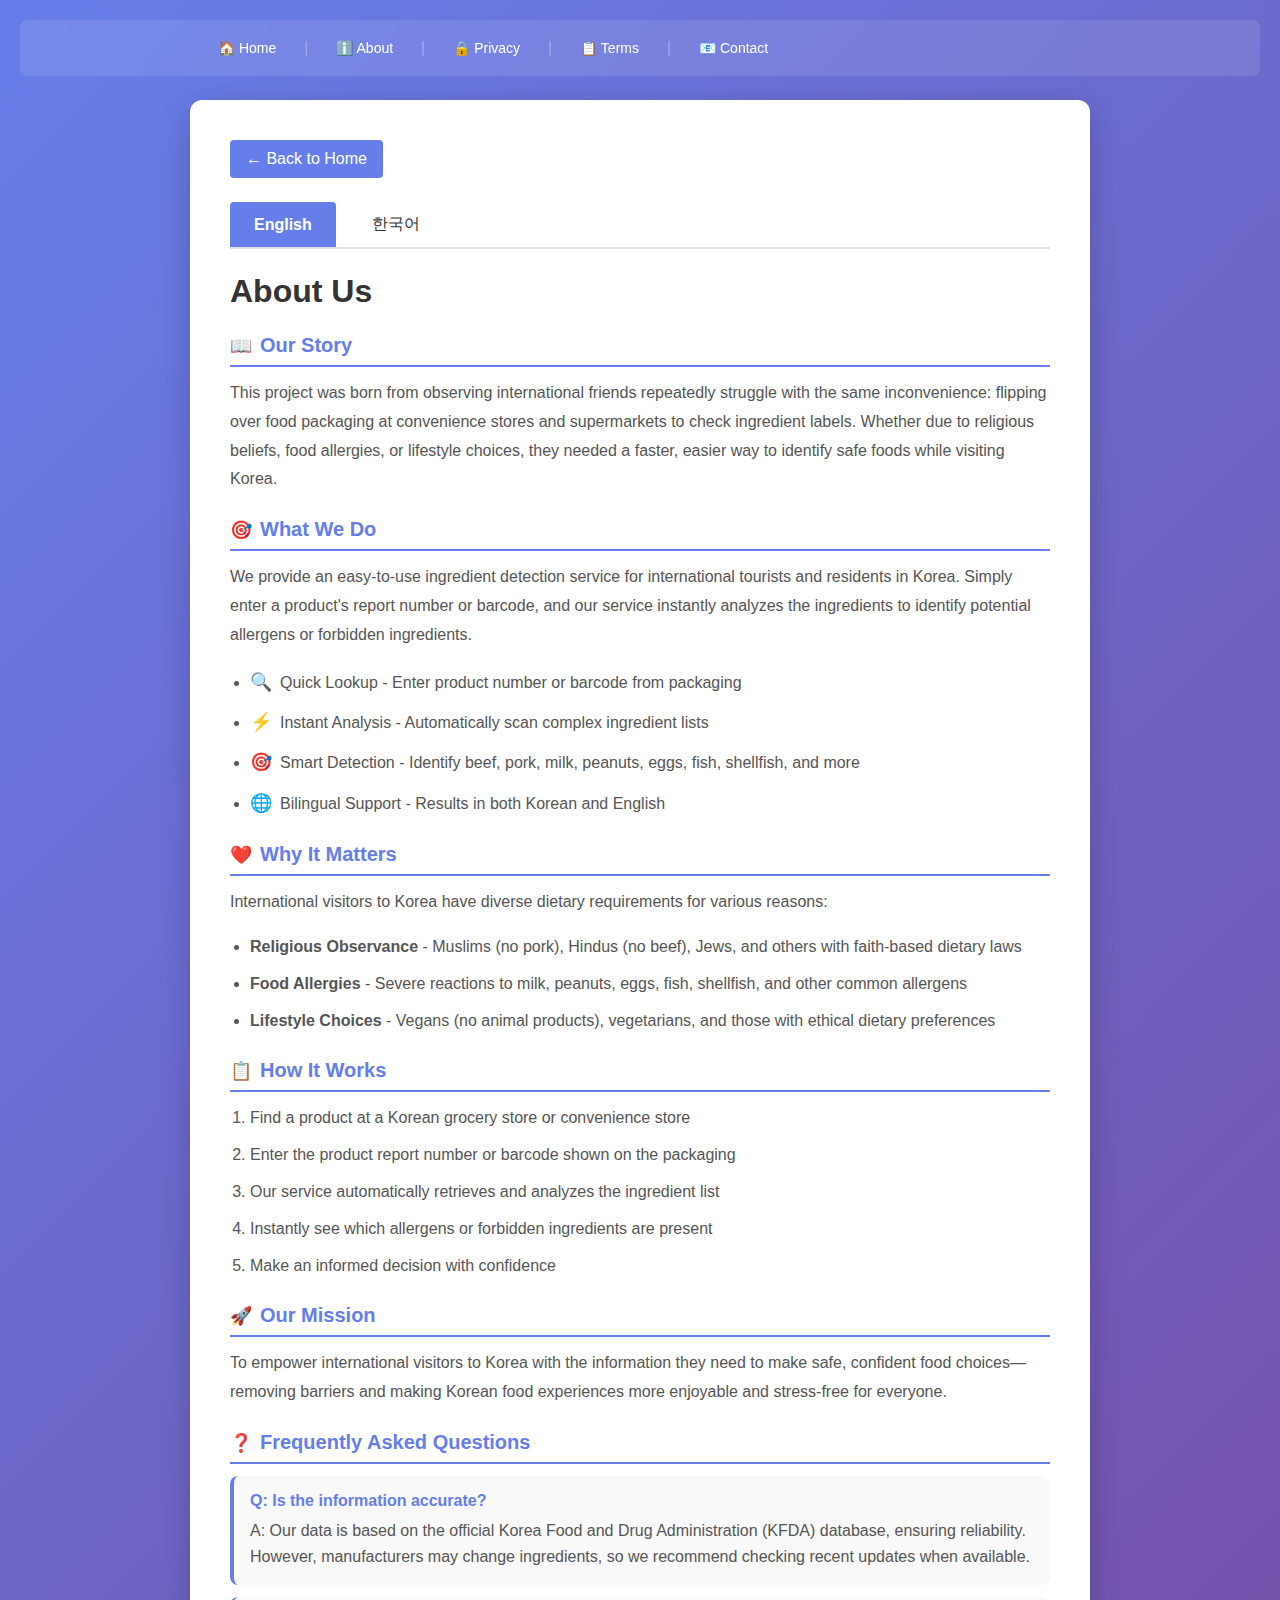
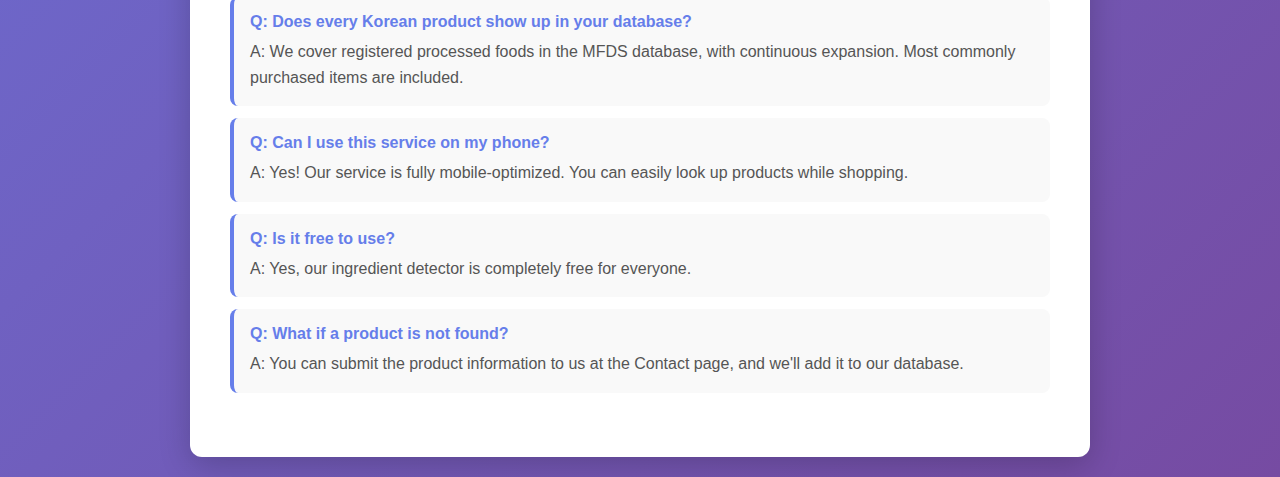
<file: templates/about.html>
<!DOCTYPE html>
<html lang="en">
<head>
    <meta charset="UTF-8">
    <meta name="viewport" content="width=device-width, initial-scale=1.0">
    <title>About Us - Ingredient Checker</title>
    <style>
        * { margin: 0; padding: 0; box-sizing: border-box; }
        body { 
            font-family: 'Segoe UI', Tahoma, Geneva, Verdana, sans-serif; 
            background: linear-gradient(135deg, #667eea 0%, #764ba2 100%);
            min-height: 100vh;
            padding: 20px;
        }
        
        /* 네비게이션 */
        .navbar {
            background: rgba(255,255,255,0.1);
            padding: 12px 0;
            margin-bottom: 24px;
            border-radius: 8px;
            backdrop-filter: blur(10px);
        }
        .navbar-container {
            max-width: 900px;
            margin: 0 auto;
            padding: 0 16px;
            display: flex;
            gap: 16px;
            align-items: center;
            flex-wrap: wrap;
        }
        .navbar a {
            color: white;
            text-decoration: none;
            font-size: 14px;
            padding: 8px 12px;
            border-radius: 4px;
            transition: all 0.3s;
        }
        .navbar a:hover {
            background: rgba(255,255,255,0.2);
        }
        .navbar-separator {
            color: rgba(255,255,255,0.3);
        }
        
        /* 메인 컨테이너 */
        .container {
            max-width: 900px;
            margin: 0 auto;
            background: white;
            border-radius: 12px;
            box-shadow: 0 8px 32px rgba(0,0,0,0.2);
            padding: 40px;
        }
        
        h1 { font-size: 32px; margin-bottom: 24px; color: #333; }
        h2 { font-size: 20px; margin-top: 24px; margin-bottom: 12px; color: #667eea; border-bottom: 2px solid #667eea; padding-bottom: 8px; }
        p { line-height: 1.8; color: #555; margin-bottom: 16px; }
        ul, ol { margin-left: 20px; line-height: 1.8; }
        li { margin-bottom: 8px; color: #555; }
        
        .section { margin: 24px 0; }
        .emoji { margin-right: 8px; font-size: 18px; }
        
        .back-link {
            display: inline-block;
            margin-bottom: 24px;
            padding: 10px 16px;
            background: #667eea;
            color: white;
            text-decoration: none;
            border-radius: 4px;
            transition: all 0.3s;
        }
        .back-link:hover {
            background: #764ba2;
            transform: translateX(-3px);
        }
        
        .faq-item {
            background: #f9f9f9;
            padding: 16px;
            margin-bottom: 12px;
            border-radius: 8px;
            border-left: 4px solid #667eea;
        }
        .faq-question {
            font-weight: bold;
            color: #667eea;
            margin-bottom: 8px;
        }
        .faq-answer {
            color: #555;
            line-height: 1.6;
        }
    </style>
    <script async src="https://pagead2.googlesyndication.com/pagead/js/adsbygoogle.js?client=ca-pub-9118651721155215"
     crossorigin="anonymous"></script>
</head>
<body>
    <!-- 네비게이션 -->
    <div class="navbar">
        <div class="navbar-container">
            <a href="/">🏠 Home</a>
            <span class="navbar-separator">|</span>
            <a href="/about">ℹ️ About</a>
            <span class="navbar-separator">|</span>
            <a href="/privacy">🔒 Privacy</a>
            <span class="navbar-separator">|</span>
            <a href="/terms">📋 Terms</a>
            <span class="navbar-separator">|</span>
            <a href="/contact">📧 Contact</a>
        </div>
    </div>

    <div class="container">
        <a href="/" class="back-link">← Back to Home</a>

        <!-- 탭 버튼 -->
        <div style="display: flex; gap: 12px; margin-bottom: 24px; border-bottom: 2px solid #e0e0e0;">
            <button style="padding: 12px 24px; background: #667eea; color: white; border: none; cursor: pointer; font-size: 16px; border-radius: 4px 4px 0 0; font-weight: bold;" onclick="switchLanguage('en', event)">English</button>
            <button style="padding: 12px 24px; background: transparent; color: #333; border: none; cursor: pointer; font-size: 16px;" onclick="switchLanguage('ko', event)">한국어</button>
        </div>

        <!-- 영어 콘텐츠 -->
        <div id="en" style="display: block;">
            <h1>About Us</h1>

            <div class="section">
                <h2><span class="emoji">📖</span>Our Story</h2>
                <p>This project was born from observing international friends repeatedly struggle with the same inconvenience: flipping over food packaging at convenience stores and supermarkets to check ingredient labels. Whether due to religious beliefs, food allergies, or lifestyle choices, they needed a faster, easier way to identify safe foods while visiting Korea.</p>
            </div>

            <div class="section">
                <h2><span class="emoji">🎯</span>What We Do</h2>
                <p>We provide an easy-to-use ingredient detection service for international tourists and residents in Korea. Simply enter a product's report number or barcode, and our service instantly analyzes the ingredients to identify potential allergens or forbidden ingredients.</p>
                <ul>
                    <li><span class="emoji">🔍</span>Quick Lookup - Enter product number or barcode from packaging</li>
                    <li><span class="emoji">⚡</span>Instant Analysis - Automatically scan complex ingredient lists</li>
                    <li><span class="emoji">🎯</span>Smart Detection - Identify beef, pork, milk, peanuts, eggs, fish, shellfish, and more</li>
                    <li><span class="emoji">🌐</span>Bilingual Support - Results in both Korean and English</li>
                </ul>
            </div>

            <div class="section">
                <h2><span class="emoji">❤️</span>Why It Matters</h2>
                <p>International visitors to Korea have diverse dietary requirements for various reasons:</p>
                <ul>
                    <li><strong>Religious Observance</strong> - Muslims (no pork), Hindus (no beef), Jews, and others with faith-based dietary laws</li>
                    <li><strong>Food Allergies</strong> - Severe reactions to milk, peanuts, eggs, fish, shellfish, and other common allergens</li>
                    <li><strong>Lifestyle Choices</strong> - Vegans (no animal products), vegetarians, and those with ethical dietary preferences</li>
                </ul>
            </div>

            <div class="section">
                <h2><span class="emoji">📋</span>How It Works</h2>
                <ol>
                    <li>Find a product at a Korean grocery store or convenience store</li>
                    <li>Enter the product report number or barcode shown on the packaging</li>
                    <li>Our service automatically retrieves and analyzes the ingredient list</li>
                    <li>Instantly see which allergens or forbidden ingredients are present</li>
                    <li>Make an informed decision with confidence</li>
                </ol>
            </div>

            <div class="section">
                <h2><span class="emoji">🚀</span>Our Mission</h2>
                <p>To empower international visitors to Korea with the information they need to make safe, confident food choices—removing barriers and making Korean food experiences more enjoyable and stress-free for everyone.</p>
            </div>

            <div class="section">
                <h2><span class="emoji">❓</span>Frequently Asked Questions</h2>
                
                <div class="faq-item">
                    <div class="faq-question">Q: Is the information accurate?</div>
                    <div class="faq-answer">A: Our data is based on the official Korea Food and Drug Administration (KFDA) database, ensuring reliability. However, manufacturers may change ingredients, so we recommend checking recent updates when available.</div>
                </div>

                <div class="faq-item">
                    <div class="faq-question">Q: Does every Korean product show up in your database?</div>
                    <div class="faq-answer">A: We cover registered processed foods in the MFDS database, with continuous expansion. Most commonly purchased items are included.</div>
                </div>

                <div class="faq-item">
                    <div class="faq-question">Q: Can I use this service on my phone?</div>
                    <div class="faq-answer">A: Yes! Our service is fully mobile-optimized. You can easily look up products while shopping.</div>
                </div>

                <div class="faq-item">
                    <div class="faq-question">Q: Is it free to use?</div>
                    <div class="faq-answer">A: Yes, our ingredient detector is completely free for everyone.</div>
                </div>

                <div class="faq-item">
                    <div class="faq-question">Q: What if a product is not found?</div>
                    <div class="faq-answer">A: You can submit the product information to us at the Contact page, and we'll add it to our database.</div>
                </div>
            </div>
        </div>

        <!-- 한국어 콘텐츠 -->
        <div id="ko" style="display: none;">
            <h1>저희 소개</h1>

            <div class="section">
                <h2><span class="emoji">📖</span>우리의 시작</h2>
                <p>매번 편의점이나 마트에서 포장지를 뒤집어 원재료명을 확인해야 했던 외국인 친구들의 불편함에서 이 프로젝트가 시작되었습니다. 특히 종교적 이유나 알러지, 비건 라이프스타일 때문에 특정 식재료를 피해야 하는 분들이 한국에 방문했을 때 매번 같은 수고를 반복하는 모습을 보았습니다.</p>
            </div>

            <div class="section">
                <h2><span class="emoji">🎯</span>우리의 서비스</h2>
                <p>한국을 방문한 외국인 관광객과 거주자를 위한 원재료 검출 서비스를 제공합니다. 상품의 품목보고번호 또는 바코드를 입력하면, 우리의 서비스가 자동으로 원재료를 분석하여 잠재적인 알러지 유발물질이나 금기 성분을 찾아냅니다.</p>
                <ul>
                    <li><span class="emoji">🔍</span>빠른 조회 - 포장지에 있는 품목보고번호 또는 바코드 입력</li>
                    <li><span class="emoji">⚡</span>즉시 분석 - 복잡한 원재료명을 자동으로 스캔</li>
                    <li><span class="emoji">🎯</span>스마트 감지 - 소고기, 돼지고기, 우유, 땅콩, 계란, 생선, 갑각류 등 감지</li>
                    <li><span class="emoji">🌐</span>이중언어 지원 - 한국어와 영어로 결과 제공</li>
                </ul>
            </div>

            <div class="section">
                <h2><span class="emoji">❤️</span>중요성</h2>
                <p>한국을 방문하는 외국인들은 다양한 이유로 특정 식재료를 피해야 합니다:</p>
                <ul>
                    <li><strong>종교적 신앙</strong> - 무슬림(돼지고기 금지), 힌두교도(소고기 금지), 유대교도 등</li>
                    <li><strong>음식 알러지</strong> - 우유, 땅콩, 계란, 생선, 갑각류 등으로 인한 심각한 반응</li>
                    <li><strong>라이프스타일</strong> - 비건(모든 동물성 식품 제외), 채식주의자 등</li>
                </ul>
            </div>

            <div class="section">
                <h2><span class="emoji">📋</span>사용 방법</h2>
                <ol>
                    <li>한국 편의점이나 마트에서 상품 찾기</li>
                    <li>포장지에 표시된 품목보고번호 또는 바코드 입력</li>
                    <li>우리 서비스가 자동으로 원재료명을 검색하고 분석</li>
                    <li>알러지 유발물질이나 금기 성분 확인</li>
                    <li>안심하고 구매 결정</li>
                </ol>
            </div>

            <div class="section">
                <h2><span class="emoji">🚀</span>우리의 목표</h2>
                <p>한국을 방문한 외국인들이 안전하고 자신감 있게 음식을 선택할 수 있도록 필요한 정보를 제공하여, 장벽을 제거하고 모두가 즐거운 한국 음식 경험을 할 수 있도록 돕는 것입니다.</p>
            </div>

            <div class="section">
                <h2><span class="emoji">❓</span>자주 묻는 질문</h2>
                
                <div class="faq-item">
                    <div class="faq-question">Q: 정보의 정확성은 보장되나요?</div>
                    <div class="faq-answer">A: 우리의 데이터는 공식 식품의약품안전처(MFDS) 데이터베이스를 기반으로 제공되므로 신뢰할 수 있습니다. 다만 제조사에서 원재료를 변경할 수 있으므로, 최신 정보 확인을 권장합니다.</div>
                </div>

                <div class="faq-item">
                    <div class="faq-question">Q: 모든 한국 식품이 검색되나요?</div>
                    <div class="faq-answer">A: 우리는 식품의약품안전처에 등록된 가공식품을 다루고 있으며, 지속적으로 확대 중입니다. 대부분의 일반적으로 구매하는 제품이 포함되어 있습니다.</div>
                </div>

                <div class="faq-item">
                    <div class="faq-question">Q: 휴대폰에서도 사용할 수 있나요?</div>
                    <div class="faq-answer">A: 네! 우리의 서비스는 모바일에 최적화되어 있습니다. 쇼핑 중에도 쉽게 상품을 검색할 수 있습니다.</div>
                </div>

                <div class="faq-item">
                    <div class="faq-question">Q: 정말 무료로 사용할 수 있나요?</div>
                    <div class="faq-answer">A: 네, 원재료 검출 서비스는 누구나 완전히 무료로 사용할 수 있습니다.</div>
                </div>

                <div class="faq-item">
                    <div class="faq-question">Q: 검색되지 않는 상품이 있으면 어떻게 하나요?</div>
                    <div class="faq-answer">A: 문의 페이지(Contact)에서 상품 정보를 제출해주시면, 저희가 데이터베이스에 추가해드립니다.</div>
                </div>
            </div>
        </div>
    </div>

    <script>
        function switchLanguage(lang, event) {
            event.preventDefault();
            document.getElementById('en').style.display = lang === 'en' ? 'block' : 'none';
            document.getElementById('ko').style.display = lang === 'ko' ? 'block' : 'none';
            
            // 버튼 스타일 변경
            const buttons = event.target.parentElement.querySelectorAll('button');
            buttons.forEach(btn => {
                btn.style.background = 'transparent';
                btn.style.color = '#333';
                btn.style.fontWeight = 'normal';
            });
            event.target.style.background = '#667eea';
            event.target.style.color = 'white';
            event.target.style.fontWeight = 'bold';
        }
    </script>
</body>
</html>
</file>
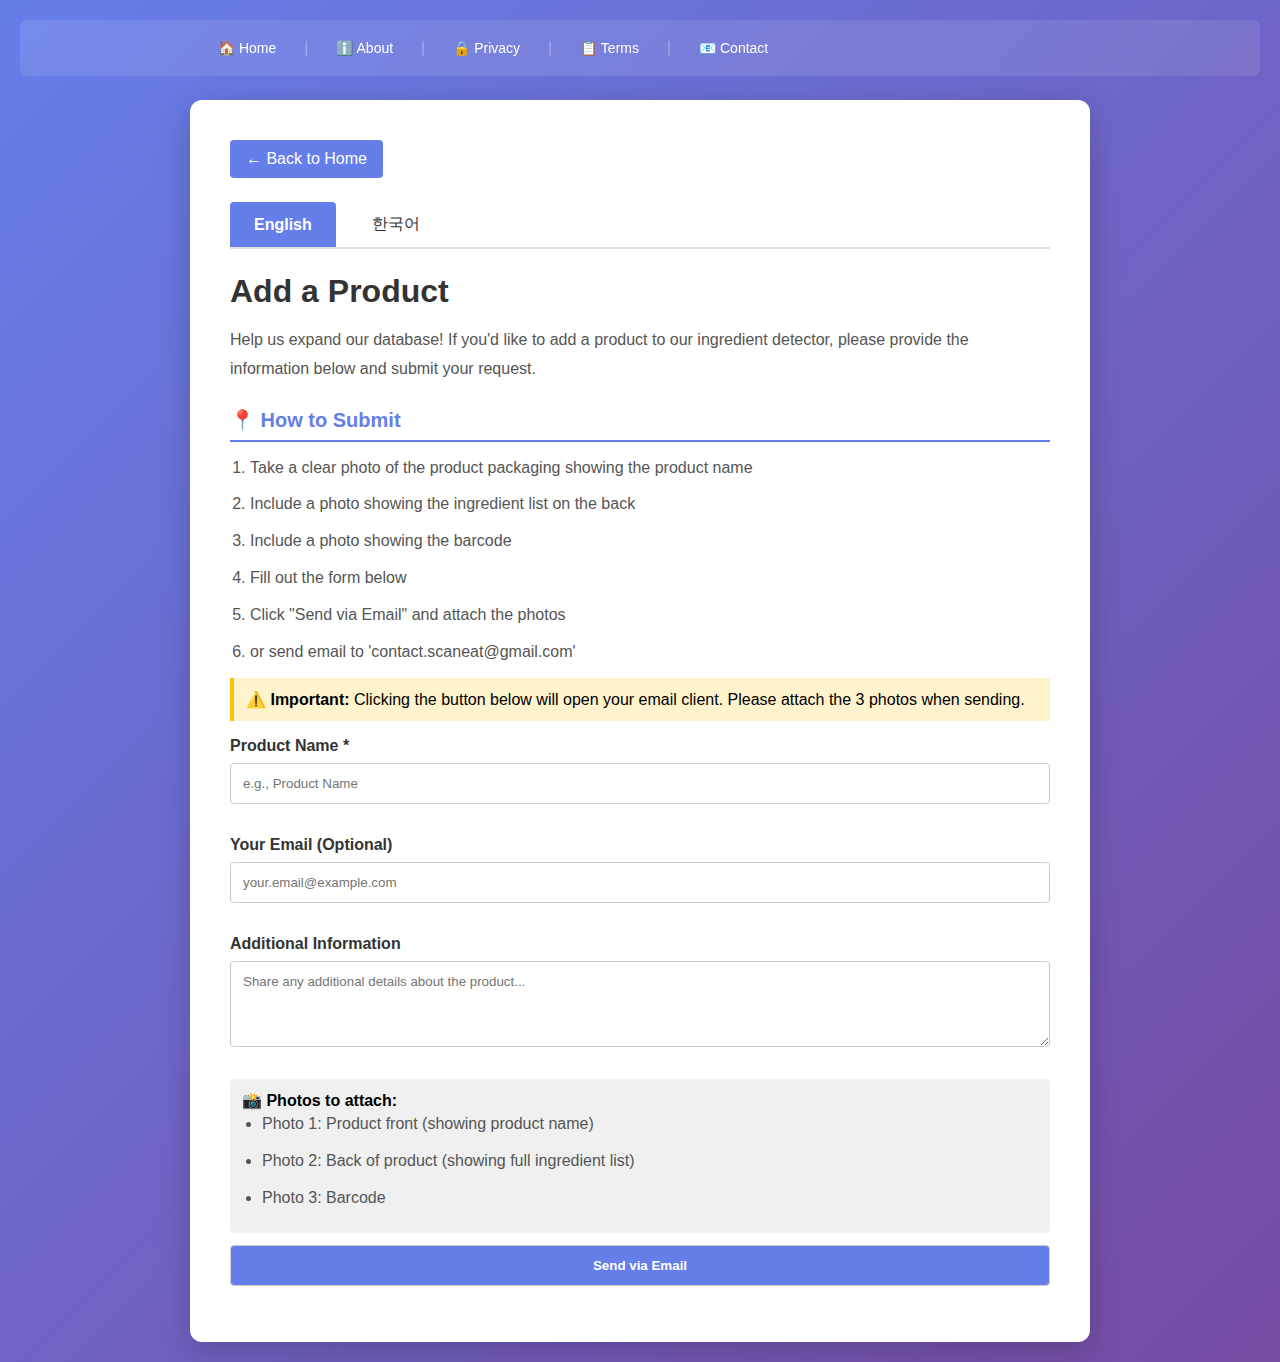
<file: templates/contact.html>
<!DOCTYPE html>
<html lang="en">
<head>
    <meta charset="UTF-8">
    <meta name="viewport" content="width=device-width, initial-scale=1.0">
    <title>Add a Product - Ingredient Checker</title>
    <style>
        * { margin: 0; padding: 0; box-sizing: border-box; }
        body { 
            font-family: 'Segoe UI', Tahoma, Geneva, Verdana, sans-serif; 
            background: linear-gradient(135deg, #667eea 0%, #764ba2 100%);
            min-height: 100vh;
            padding: 20px;
        }
        .navbar {
            background: rgba(255,255,255,0.1);
            padding: 12px 0;
            margin-bottom: 24px;
            border-radius: 8px;
            backdrop-filter: blur(10px);
        }
        .navbar-container {
            max-width: 900px;
            margin: 0 auto;
            padding: 0 16px;
            display: flex;
            gap: 16px;
            align-items: center;
            flex-wrap: wrap;
        }
        .navbar a {
            color: white;
            text-decoration: none;
            font-size: 14px;
            padding: 8px 12px;
            border-radius: 4px;
            transition: all 0.3s;
        }
        .navbar a:hover { background: rgba(255,255,255,0.2); }
        .navbar-separator { color: rgba(255,255,255,0.3); }
        .container {
            max-width: 900px;
            margin: 0 auto;
            background: white;
            border-radius: 12px;
            box-shadow: 0 8px 32px rgba(0,0,0,0.2);
            padding: 40px;
        }
        h1 { font-size: 32px; margin-bottom: 16px; color: #333; }
        h2 { font-size: 20px; margin-top: 24px; margin-bottom: 12px; color: #667eea; border-bottom: 2px solid #667eea; padding-bottom: 8px; }
        p { line-height: 1.8; color: #555; margin-bottom: 16px; }
        ul, ol { margin-left: 20px; line-height: 1.8; }
        li { margin-bottom: 8px; color: #555; }
        label { display: block; font-weight: bold; margin-bottom: 8px; color: #333; margin-top: 16px; }
        input, textarea { width: 100%; padding: 12px; border: 1px solid #ccc; border-radius: 4px; font-family: inherit; margin-bottom: 16px; }
        input[type="submit"] { background: #667eea; color: white; cursor: pointer; font-weight: bold; }
        input[type="submit"]:hover { background: #764ba2; }
        .back-link {
            display: inline-block;
            margin-bottom: 24px;
            padding: 10px 16px;
            background: #667eea;
            color: white;
            text-decoration: none;
            border-radius: 4px;
        }
        .back-link:hover { background: #764ba2; }
        .info-box { padding: 12px; background: #f0f0f0; border-radius: 4px; margin: 12px 0; }
        .warning-box { padding: 12px; background: #fff3cd; border-left: 4px solid #ffc107; margin: 12px 0; }
    </style>
</head>
<body>
    <div class="navbar">
        <div class="navbar-container">
            <a href="/">🏠 Home</a>
            <span class="navbar-separator">|</span>
            <a href="/about">ℹ️ About</a>
            <span class="navbar-separator">|</span>
            <a href="/privacy">🔒 Privacy</a>
            <span class="navbar-separator">|</span>
            <a href="/terms">📋 Terms</a>
            <span class="navbar-separator">|</span>
            <a href="/contact">📧 Contact</a>
        </div>
    </div>

    <div class="container">
        <a href="/" class="back-link">← Back to Home</a>

        <div style="display: flex; gap: 12px; margin-bottom: 24px; border-bottom: 2px solid #e0e0e0;">
            <button style="padding: 12px 24px; background: #667eea; color: white; border: none; cursor: pointer; font-size: 16px; border-radius: 4px 4px 0 0; font-weight: bold;" onclick="switchLanguage('en', event)">English</button>
            <button style="padding: 12px 24px; background: transparent; color: #333; border: none; cursor: pointer; font-size: 16px;" onclick="switchLanguage('ko', event)">한국어</button>
        </div>

        <div id="en" style="display: block;">
            <h1>Add a Product</h1>
            <p>Help us expand our database! If you'd like to add a product to our ingredient detector, please provide the information below and submit your request.</p>

            <h2>📍 How to Submit</h2>
            <ol>
                <li>Take a clear photo of the product packaging showing the product name</li>
                <li>Include a photo showing the ingredient list on the back</li>
                <li>Include a photo showing the barcode</li>
                <li>Fill out the form below</li>
                <li>Click "Send via Email" and attach the photos</li>
                <li>or send email to 'contact.scaneat@gmail.com'</li>

            </ol>

            <div class="warning-box">
                <strong>⚠️ Important:</strong> Clicking the button below will open your email client. Please attach the 3 photos when sending.
            </div>

            <form id="contactForm">
                <label for="productName">Product Name *</label>
                <input type="text" id="productName" placeholder="e.g., Product Name" required>

                <label for="email">Your Email (Optional)</label>
                <input type="email" id="email" placeholder="your.email@example.com">

                <label for="message">Additional Information</label>
                <textarea id="message" rows="4" placeholder="Share any additional details about the product..."></textarea>

                <div class="info-box">
                    <strong>📸 Photos to attach:</strong>
                    <ul>
                        <li>Photo 1: Product front (showing product name)</li>
                        <li>Photo 2: Back of product (showing full ingredient list)</li>
                        <li>Photo 3: Barcode</li>
                    </ul>
                </div>

                <input type="submit" value="Send via Email">
            </form>
        </div>

        <div id="ko" style="display: none;">
            <h1>상품 추가하기</h1>
            <p>우리 데이터베이스 확대를 도와주세요! 원재료 검출 서비스에 추가하고 싶은 상품이 있다면 아래 정보를 작성하여 제출해주세요.</p>

            <h2>📍 제출 방법</h2>
            <ol>
                <li>상품명이 보이도록 제품 포장 사진 촬영</li>
                <li>뒷면의 원재료명이 보이도록 사진 촬영</li>
                <li>바코드가 보이도록 사진 촬영</li>
                <li>아래 양식을 작성</li>
                <li>"이메일로 전송" 버튼 클릭 후 사진 3장 첨부</li>
                <li>또는 'contact.scaneat@gmail.com'로 이메일을 전송</li>
            </ol>

            <div class="warning-box">
                <strong>⚠️ 중요:</strong> 아래 버튼을 클릭하면 메일 클라이언트가 열립니다. 사진 3장을 첨부하여 보내주세요.
            </div>

            <form id="contactFormKo">
                <label for="productNameKo">상품명 *</label>
                <input type="text" id="productNameKo" placeholder="예: 제품명 입력" required>

                <label for="emailKo">이메일 (선택사항)</label>
                <input type="email" id="emailKo" placeholder="your.email@example.com">

                <label for="messageKo">추가 정보</label>
                <textarea id="messageKo" rows="4" placeholder="제품에 대한 추가 정보를 입력해주세요..."></textarea>

                <div class="info-box">
                    <strong>📸 첨부할 사진:</strong>
                    <ul>
                        <li>사진 1: 제품 앞면 (상품명이 보이도록)</li>
                        <li>사진 2: 제품 뒷면 (원재료명 전체가 보이도록)</li>
                        <li>사진 3: 바코드</li>
                    </ul>
                </div>

                <input type="submit" value="이메일로 전송">
            </form>
        </div>
    </div>

    <script>
        function switchLanguage(lang, event) {
            event.preventDefault();
            document.getElementById('en').style.display = lang === 'en' ? 'block' : 'none';
            document.getElementById('ko').style.display = lang === 'ko' ? 'block' : 'none';
            const buttons = event.target.parentElement.querySelectorAll('button');
            buttons.forEach(btn => { btn.style.background = 'transparent'; btn.style.color = '#333'; btn.style.fontWeight = 'normal'; });
            event.target.style.background = '#667eea';
            event.target.style.color = 'white';
            event.target.style.fontWeight = 'bold';
        }

        document.getElementById('contactForm').addEventListener('submit', function(e) {
            e.preventDefault();
            const productName = document.getElementById('productName').value;
            const email = document.getElementById('email').value;
            const message = document.getElementById('message').value;
            
            const body = `Product Name: ${productName}\n\nAdditional Information:\n${message}\n\nEmail: ${email || 'Not provided'}\n\nPlease attach the following photos:\n1. Product front (showing product name)\n2. Back of product (showing ingredients)\n3. Barcode`;
            
            window.location.href = `mailto:contact.scaneat@gmail.com?subject=${encodeURIComponent('New Product Submission')}&body=${encodeURIComponent(body)}`;
        });

        document.getElementById('contactFormKo').addEventListener('submit', function(e) {
            e.preventDefault();
            const productName = document.getElementById('productNameKo').value;
            const email = document.getElementById('emailKo').value;
            const message = document.getElementById('messageKo').value;
            
            const body = `상품명: ${productName}\n\n추가 정보:\n${message}\n\n이메일: ${email || '제공하지 않음'}\n\n다음 사진을 첨부해주세요:\n1. 제품 앞면 (상품명)\n2. 제품 뒷면 (원재료명)\n3. 바코드`;
            
            window.location.href = `mailto:contact.scaneat@gmail.com?subject=${encodeURIComponent('새로운 상품 제출')}&body=${encodeURIComponent(body)}`;
        });
    </script>
</body>
</html>
</file>
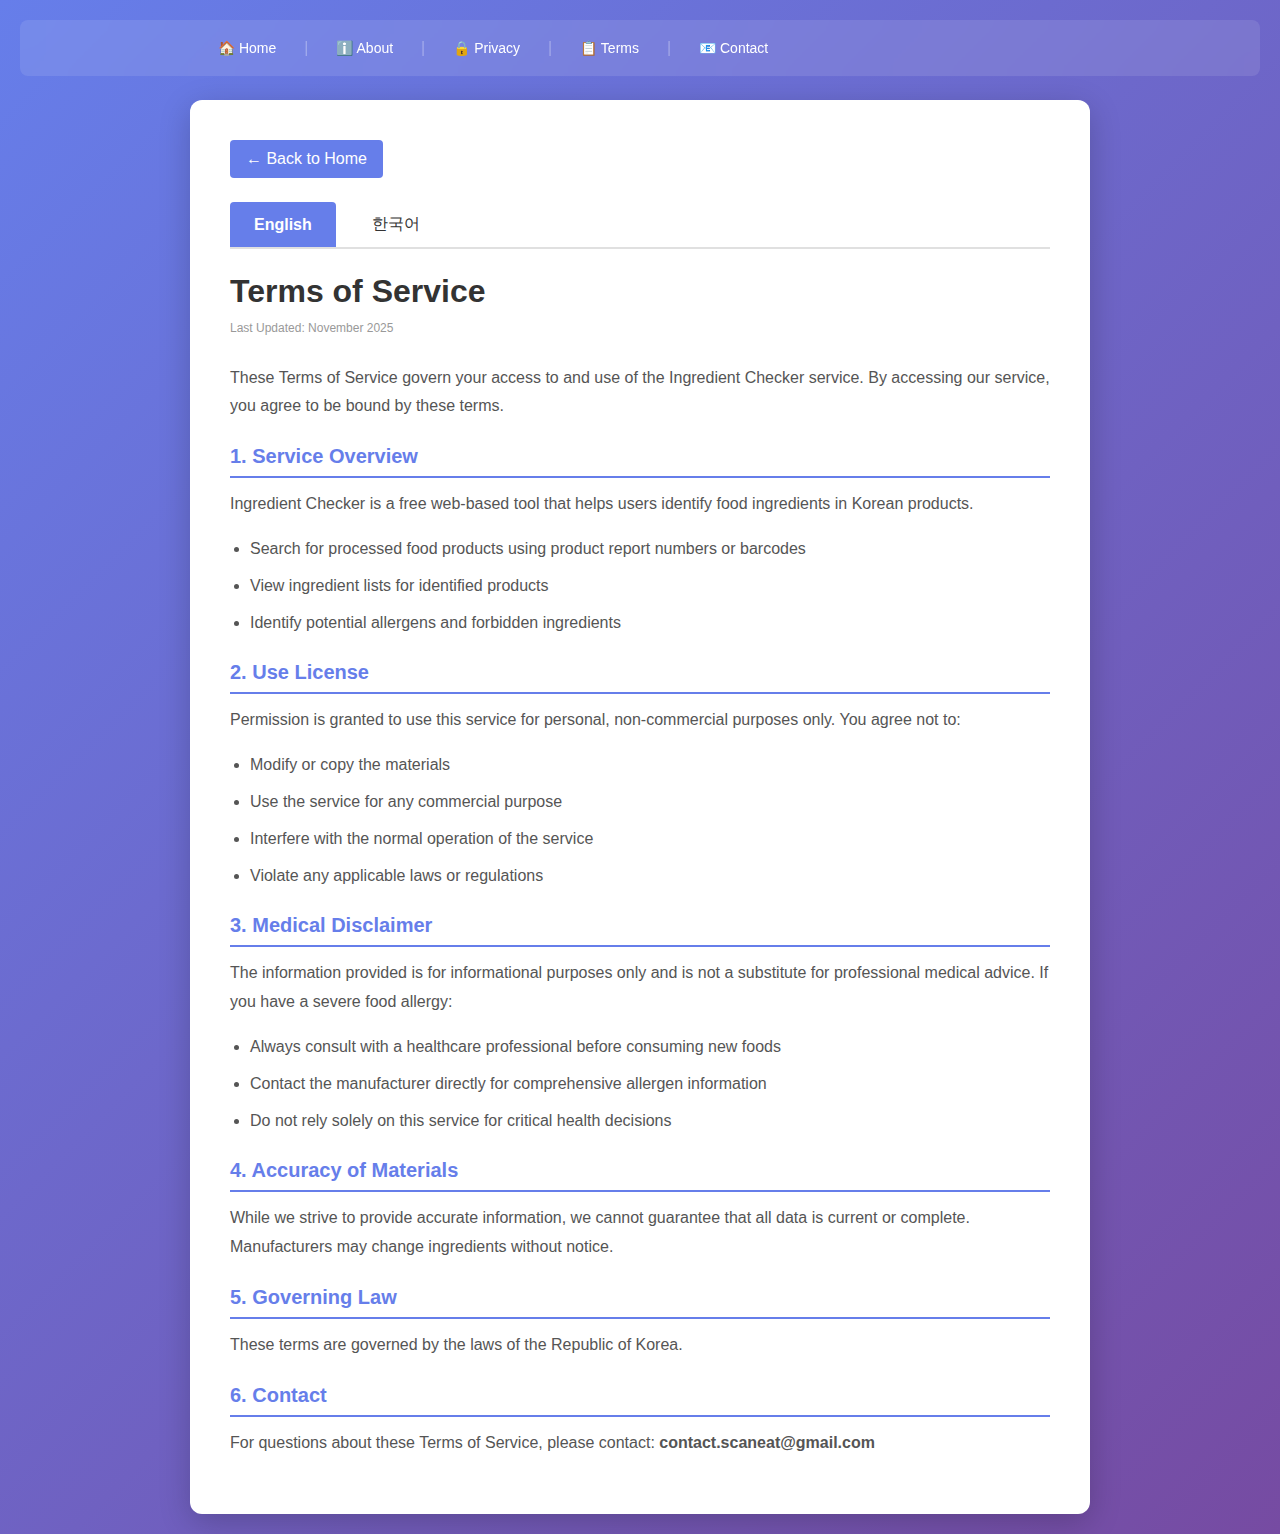
<file: templates/terms.html>
<!DOCTYPE html>
<html lang="en">
<head>
    <meta charset="UTF-8">
    <meta name="viewport" content="width=device-width, initial-scale=1.0">
    <title>Terms of Service - Ingredient Checker</title>
    <style>
        * { margin: 0; padding: 0; box-sizing: border-box; }
        body { 
            font-family: 'Segoe UI', Tahoma, Geneva, Verdana, sans-serif; 
            background: linear-gradient(135deg, #667eea 0%, #764ba2 100%);
            min-height: 100vh;
            padding: 20px;
        }
        .navbar {
            background: rgba(255,255,255,0.1);
            padding: 12px 0;
            margin-bottom: 24px;
            border-radius: 8px;
            backdrop-filter: blur(10px);
        }
        .navbar-container {
            max-width: 900px;
            margin: 0 auto;
            padding: 0 16px;
            display: flex;
            gap: 16px;
            align-items: center;
            flex-wrap: wrap;
        }
        .navbar a {
            color: white;
            text-decoration: none;
            font-size: 14px;
            padding: 8px 12px;
            border-radius: 4px;
            transition: all 0.3s;
        }
        .navbar a:hover { background: rgba(255,255,255,0.2); }
        .navbar-separator { color: rgba(255,255,255,0.3); }
        .container {
            max-width: 900px;
            margin: 0 auto;
            background: white;
            border-radius: 12px;
            box-shadow: 0 8px 32px rgba(0,0,0,0.2);
            padding: 40px;
        }
        h1 { font-size: 32px; margin-bottom: 8px; color: #333; }
        .last-updated { color: #999; font-size: 12px; margin-bottom: 24px; }
        h2 { font-size: 20px; margin-top: 24px; margin-bottom: 12px; color: #667eea; border-bottom: 2px solid #667eea; padding-bottom: 8px; }
        p { line-height: 1.8; color: #555; margin-bottom: 16px; }
        ul, ol { margin-left: 20px; line-height: 1.8; }
        li { margin-bottom: 8px; color: #555; }
        .back-link {
            display: inline-block;
            margin-bottom: 24px;
            padding: 10px 16px;
            background: #667eea;
            color: white;
            text-decoration: none;
            border-radius: 4px;
        }
        .back-link:hover { background: #764ba2; }
    </style>
</head>
<body>
    <div class="navbar">
        <div class="navbar-container">
            <a href="/">🏠 Home</a>
            <span class="navbar-separator">|</span>
            <a href="/about">ℹ️ About</a>
            <span class="navbar-separator">|</span>
            <a href="/privacy">🔒 Privacy</a>
            <span class="navbar-separator">|</span>
            <a href="/terms">📋 Terms</a>
            <span class="navbar-separator">|</span>
            <a href="/contact">📧 Contact</a>
        </div>
    </div>

    <div class="container">
        <a href="/" class="back-link">← Back to Home</a>

        <div style="display: flex; gap: 12px; margin-bottom: 24px; border-bottom: 2px solid #e0e0e0;">
            <button style="padding: 12px 24px; background: #667eea; color: white; border: none; cursor: pointer; font-size: 16px; border-radius: 4px 4px 0 0; font-weight: bold;" onclick="switchLanguage('en', event)">English</button>
            <button style="padding: 12px 24px; background: transparent; color: #333; border: none; cursor: pointer; font-size: 16px;" onclick="switchLanguage('ko', event)">한국어</button>
        </div>

        <div id="en" style="display: block;">
            <h1>Terms of Service</h1>
            <p class="last-updated">Last Updated: November 2025</p>

            <p>These Terms of Service govern your access to and use of the Ingredient Checker service. By accessing our service, you agree to be bound by these terms.</p>

            <h2>1. Service Overview</h2>
            <p>Ingredient Checker is a free web-based tool that helps users identify food ingredients in Korean products.</p>
            <ul>
                <li>Search for processed food products using product report numbers or barcodes</li>
                <li>View ingredient lists for identified products</li>
                <li>Identify potential allergens and forbidden ingredients</li>
            </ul>

            <h2>2. Use License</h2>
            <p>Permission is granted to use this service for personal, non-commercial purposes only. You agree not to:</p>
            <ul>
                <li>Modify or copy the materials</li>
                <li>Use the service for any commercial purpose</li>
                <li>Interfere with the normal operation of the service</li>
                <li>Violate any applicable laws or regulations</li>
            </ul>

            <h2>3. Medical Disclaimer</h2>
            <p>The information provided is for informational purposes only and is not a substitute for professional medical advice. If you have a severe food allergy:</p>
            <ul>
                <li>Always consult with a healthcare professional before consuming new foods</li>
                <li>Contact the manufacturer directly for comprehensive allergen information</li>
                <li>Do not rely solely on this service for critical health decisions</li>
            </ul>

            <h2>4. Accuracy of Materials</h2>
            <p>While we strive to provide accurate information, we cannot guarantee that all data is current or complete. Manufacturers may change ingredients without notice.</p>

            <h2>5. Governing Law</h2>
            <p>These terms are governed by the laws of the Republic of Korea.</p>

            <h2>6. Contact</h2>
            <p>For questions about these Terms of Service, please contact: <strong>contact.scaneat@gmail.com</strong></p>
        </div>

        <div id="ko" style="display: none;">
            <h1>이용약관</h1>
            <p class="last-updated">최종 수정일: 2025년 11월</p>

            <p>본 이용약관은 원재료 검출 서비스에 대한 귀하의 접근 및 이용을 규율합니다. 당사 서비스에 접속함으로써 귀하는 본 약관에 동의하게 됩니다.</p>

            <h2>1. 서비스 개요</h2>
            <p>원재료 검출은 사용자가 한국 식품의 원재료를 확인할 수 있도록 도와주는 무료 웹 기반 도구입니다.</p>
            <ul>
                <li>품목보고번호 또는 바코드를 사용하여 가공식품 검색</li>
                <li>확인된 제품의 원재료명 확인</li>
                <li>잠재적 알러지 유발물질 및 금기 성분 식별</li>
            </ul>

            <h2>2. 이용 라이선스</h2>
            <p>본 서비스는 개인적이고 비상업적인 목적으로만 사용할 수 있습니다. 귀하는 다음을 할 수 없습니다:</p>
            <ul>
                <li>자료를 수정하거나 복사</li>
                <li>상업적 목적으로 서비스 사용</li>
                <li>서비스의 정상 작동 방해</li>
                <li>적용법 또는 규정 위반</li>
            </ul>

            <h2>3. 의료 면책 조항</h2>
            <p>제공하는 정보는 정보 제공 목적이며 전문 의료 자문을 대체하지 않습니다. 심한 식품 알러지가 있는 경우:</p>
            <ul>
                <li>새로운 음식을 섭취하기 전에 항상 의료 전문가와 상담</li>
                <li>포괄적인 알러지 정보는 제조사에 직접 문의</li>
                <li>중요한 건강 결정을 위해 본 서비스만을 의존하지 마세요</li>
            </ul>

            <h2>4. 자료의 정확성</h2>
            <p>정확한 정보 제공을 위해 노력하지만, 모든 데이터가 최신 정보임을 보장할 수 없습니다. 제조사는 사전 통지 없이 원재료를 변경할 수 있습니다.</p>

            <h2>5. 준거법</h2>
            <p>본 약관은 대한민국 법에 따라 규율됩니다.</p>

            <h2>6. 문의</h2>
            <p>본 이용약관에 대한 질문이 있으시면 <strong>contact.scaneat@gmail.com</strong>으로 문의하시기 바랍니다.</p>
        </div>
    </div>

    <script>
        function switchLanguage(lang, event) {
            event.preventDefault();
            document.getElementById('en').style.display = lang === 'en' ? 'block' : 'none';
            document.getElementById('ko').style.display = lang === 'ko' ? 'block' : 'none';
            const buttons = event.target.parentElement.querySelectorAll('button');
            buttons.forEach(btn => { btn.style.background = 'transparent'; btn.style.color = '#333'; btn.style.fontWeight = 'normal'; });
            event.target.style.background = '#667eea';
            event.target.style.color = 'white';
            event.target.style.fontWeight = 'bold';
        }
    </script>
</body>
</html>
</file>
